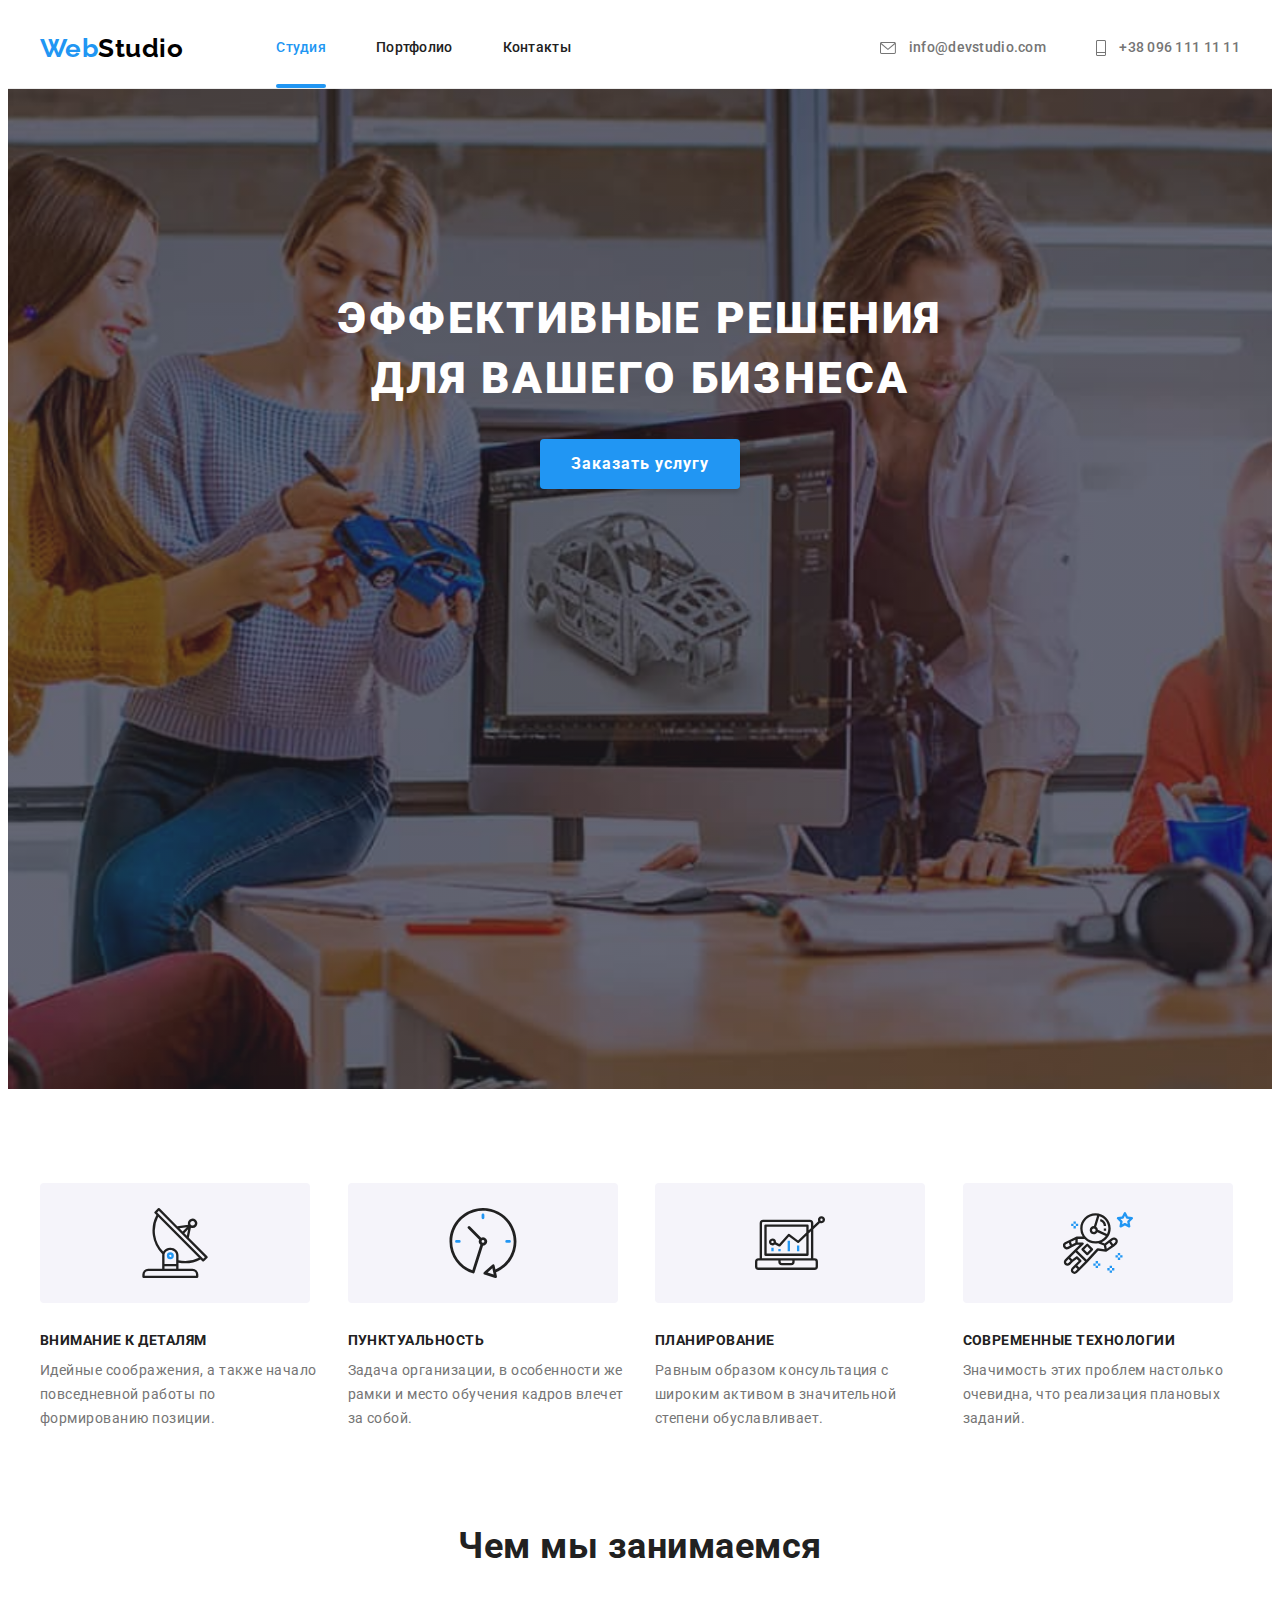
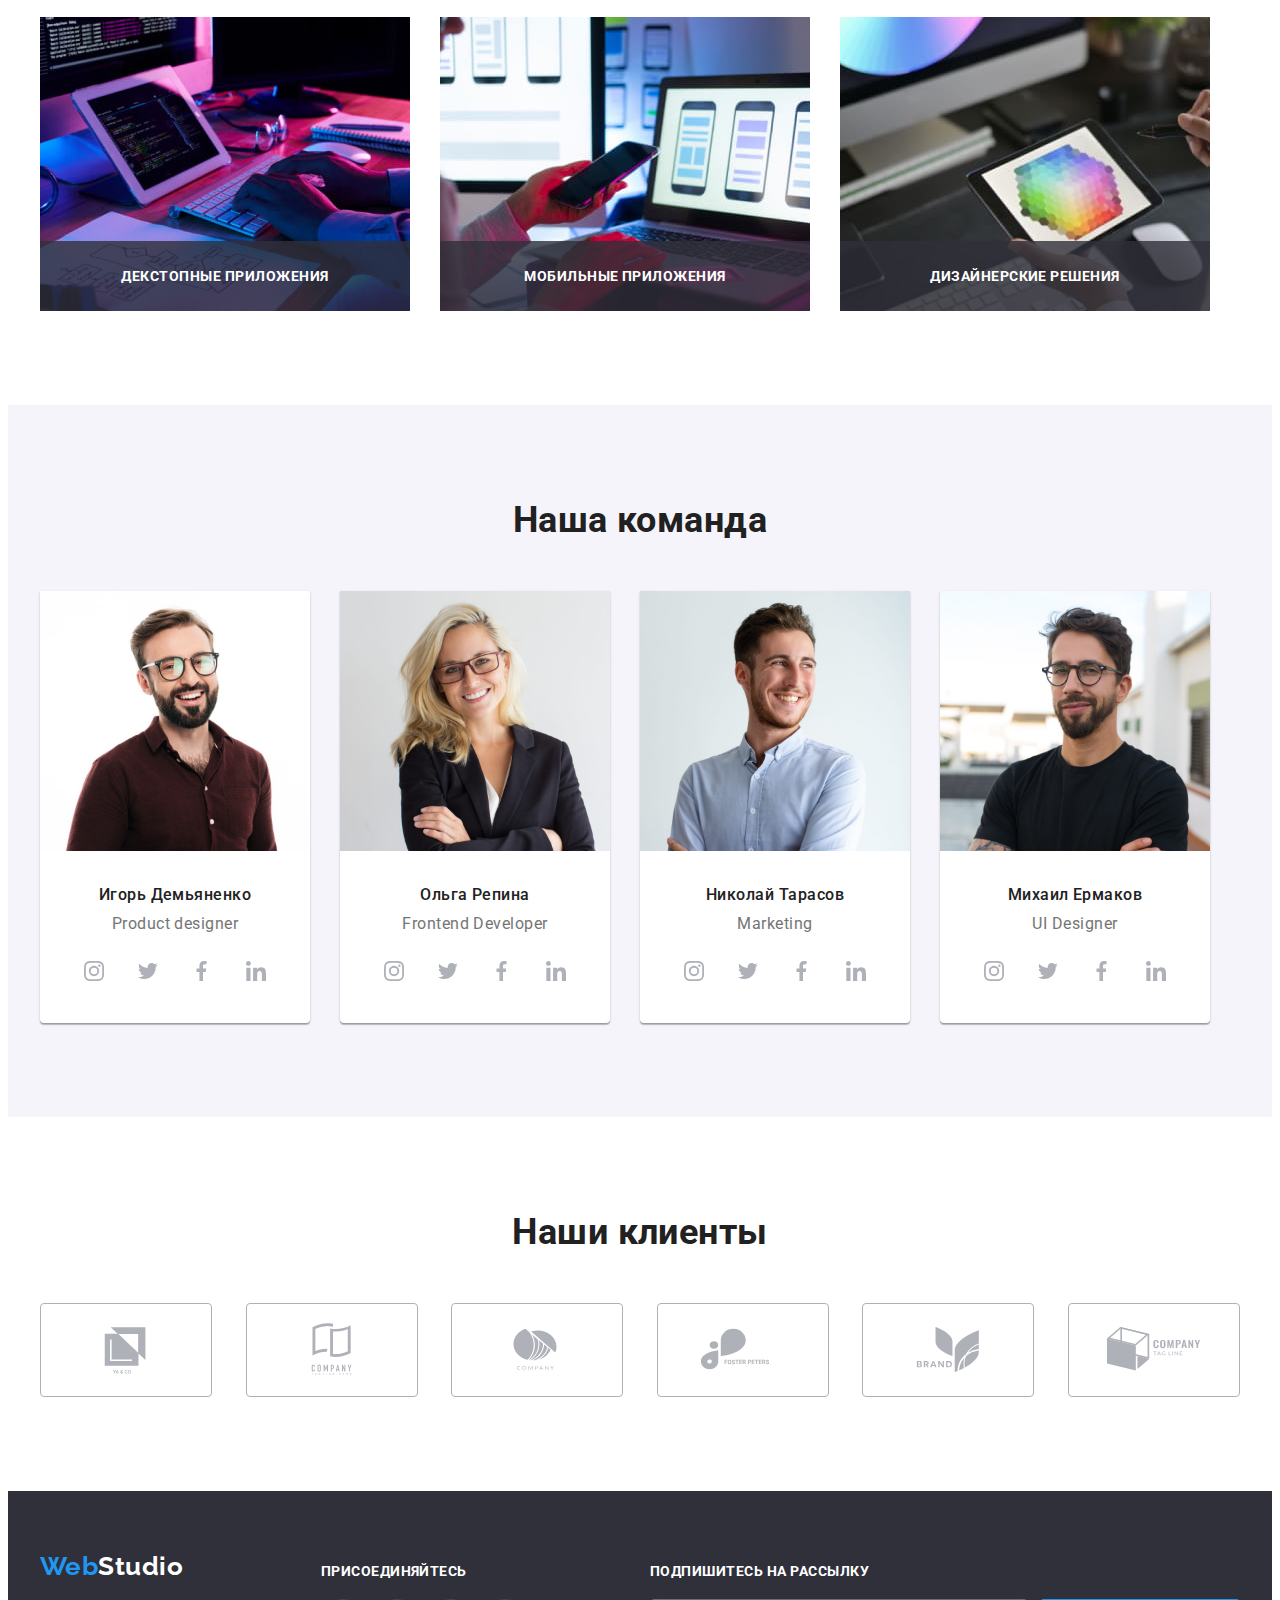
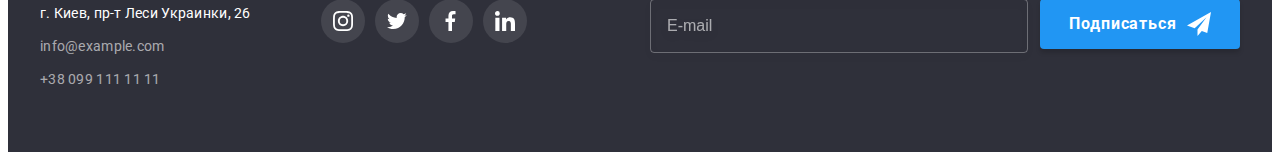
<file: index.html>
<!DOCTYPE html>
<html lang="ru">
  <head>
    <meta charset="UTF-8" />
    <meta http-equiv="X-UA-Compatible" content="IE=edge" />
    <meta name="viewport" content="width=device-width, initial-scale=1.0" />
    <title>WebStudio</title>
    <link rel="preconnect" href="https://fonts.googleapis.com" />
    <link rel="preconnect" href="https://fonts.gstatic.com" crossorigin />
    <link
      href="https://fonts.googleapis.com/css2?family=Raleway:wght@700&family=Roboto:wght@400;500;700;900&display=swap"
      rel="stylesheet"
    />
    <link
      rel="stylesheet"
      href="https://cdnjs.cloudflare.com/ajax/libs/modern-normalize/1.1.0/modern-normalize.min.css"
      integrity="sha512-wpPYUAdjBVSE4KJnH1VR1HeZfpl1ub8YT/NKx4PuQ5NmX2tKuGu6U/JRp5y+Y8XG2tV+wKQpNHVUX03MfMFn9Q=="
      crossorigin="anonymous"
      referrerpolicy="no-referrer"
    />
    <link rel="stylesheet" href="./css/main.min.css" />
  </head>

<!-- УДАЛИТЬ КЛАССЫ .ЛИСТ !!!!!!!!!!-->

  <body>
    <header class="page-header">
      <!-- Главная навигация -->
      <div class="container main-nav">
        <nav class="main-nav">
          <a class="logo" href="./index.html"
            >Web<span class="logo--black">Studio</span></a
          >
          <ul class="main-nav__menu list">
            <li class="main-nav__item">
              <a class="main-nav__link main-nav__link--current" href="./index.html">Студия</a>
            </li>
            <li class="main-nav__item">
              <a class="main-nav__link" href="./portfolio.html">Портфолио</a>
            </li>
            <li class="main-nav__item">
              <a class="main-nav__link" href="">Контакты</a>
            </li>
          </ul>
        </nav>

        <ul class="main-nav__contacts list">
          <li class="main-nav__item">
            <a class="main-nav__link main-nav__link--grey" href="mailto:info@devstudio.com">
              <svg class="main-nav__icon" width="16" height="12">
                <use href="./images/icons.svg#icon-mail"></use>
              </svg>
              info@devstudio.com
            </a>
          </li>
          <li class="main-nav__item">
            <a class="main-nav__link main-nav__link--grey" href="tel:+380961111111">
              <svg class="main-nav__icon" width="10" , height="16">
                <use href="./images/icons.svg#icon-tel"></use>
              </svg>
              +38 096 111 11 11
            </a>
          </li>
        </ul>
      </div>
    </header>

    <main>
      <!-- Герой -->
      <section class="hero">
        <h1 class="hero__title">Эффективные решения для вашего бизнеса</h1>
        <button class="modal__btn" type="button" data-modal-open>
          Заказать услугу
        </button>
        <!-- Модалка -->
        <div class="backdrop backdrop--is-hidden" data-modal>
          <div class="modal">
            <button class="modal__btn-close" type="button" data-modal-close>
              <svg class="modal__icon-close" width="18" height="18">
                <use href="./images/icons.svg#icon-close-black"></use>
              </svg>
            </button>
            <form class="modal__form">
              <h2 class="modal__title">
                Оставьте свои данные, мы вам перезвоним
              </h2>
              <div class="modal__input-box">
                <label class="modal__input-name" for="name">Имя</label>
                <div class="modal__input-wrapper">
                  <input
                    type="text"
                    name="name"
                    id="name"
                    class="modal__input"
                  />
                  <svg class="modal__icon" width="18" height="18">
                    <use href="./images/icons.svg#icon-person-black"></use>
                  </svg>
                </div>
              </div>
              <div class="modal__input-box">
                <label class="modal__input-name" for="tel">Телефон</label>
                <div class="modal__input-wrapper">
                  <input 
                    type="tel" 
                    name="tel" 
                    id="tel" 
                    class="modal__input" 
                  />
                  <svg class="modal__icon" width="18" height="18">
                    <use href="./images/icons.svg#icon-phone-black"></use>
                  </svg>
                </div>
              </div>
              <div class="modal__input-box">
                <label class="modal__input-name" for="email">Почта</label>
                <div class="modal__input-wrapper">
                  <input
                    type="email"
                    name="email"
                    id="email"
                    class="modal__input"
                  />
                  <svg class="modal__icon" width="18" height="18">
                    <use href="./images/icons.svg#icon-email-black"></use>
                  </svg>
                </div>
              </div>
              <div class="modal__input-box">
                <label class="modal__input-name" for="comment">Комментарий</label>
                <textarea
                  name="comment"
                  id="comment"
                  placeholder="Введите текст"
                  class="modal__comment"
                ></textarea>
              </div>
              <label class="modal__agreement">
                <input
                  type="checkbox"
                  name="agreement"
                  value="agree"
                  class="modal__agreement-check"
                />
                <svg class="modal__icon-checkbox" width="16" height="15">
                  <use href="./images/icons.svg#icon-uncheck"></use>
                </svg>
                Соглашаюсь с рассылкой и принимаю &nbsp;<a
                  class="modal__agreement-link"
                  href=""
                  >Условия договора</a
                >
              </label>
              <button class="modal__btn" type="submit">Отправить</button>
            </form>
          </div>
        </div>
      </section>

      <!-- Особенности -->
      <section class="section section--padding-bot">
        <div class="container">
          <h2 class="visually-hidden">особенности</h2>
          <ul class="features list">
            <li class="features__items">
              <div class="features__icons">
                <svg width="70" height="70">
                  <use href="./images/icons.svg#icon-advantages1"></use>
                </svg>
              </div>
              <h3 class="features__title">ВНИМАНИЕ К ДЕТАЛЯМ</h3>
              <p class="features__text">
                Идейные соображения, а также начало повседневной работы по
                формированию позиции.
              </p>
            </li>
            <li class="features__items">
              <div class="features__icons">
                <svg width="70" height="70">
                  <use href="./images/icons.svg#icon-advantages2"></use>
                </svg>
              </div>
              <h3 class="features__title">ПУНКТУАЛЬНОСТЬ</h3>
              <p class="features__text">
                Задача организации, в особенности же рамки и место обучения
                кадров влечет за собой.
              </p>
            </li>
            <li class="features__items">
              <div class="features__icons">
                <svg width="70" height="70">
                  <use href="./images/icons.svg#icon-advantages3"></use>
                </svg>
              </div>
              <h3 class="features__title">ПЛАНИРОВАНИЕ</h3>
              <p class="features__text">
                Равным образом консультация с широким активом в значительной
                степени обуславливает.
              </p>
            </li>
            <li class="features__items">
              <div class="features__icons">
                <svg width="70" height="70">
                  <use href="./images/icons.svg#icon-advantages4"></use>
                </svg>
              </div>
              <h3 class="features__title">СОВРЕМЕННЫЕ ТЕХНОЛОГИИ</h3>
              <p class="features__text">
                Значимость этих проблем настолько очевидна, что реализация
                плановых заданий.
              </p>
            </li>
          </ul>
        </div>
      </section>

      <!-- Чем мы занимаемся -->
      <section class="section">
        <div class="container">
          <h2 class="section__titles">Чем мы занимаемся</h2>
          <ul class="directions list">
            <li class="directions__item">
              <img
                src="./images/box1.jpg"
                alt="Руки печатают на клавиатуре"
                width="370"
              />
              <p class="directions__overlay">Декстопные приложения</p>
            </li>
            <li class="directions__item">
              <img
                src="./images/box2.jpg"
                alt="Человек держит телефон на фоне мониторов"
                width="370"
              />
              <p class="directions__overlay">Мобильные приложения</p>
            </li>
            <li class="directions__item">
              <img
                src="./images/box3.jpg"
                alt="Человек держит планшет"
                width="370"
              />
              <p class="directions__overlay">Дизайнерские решения</p>
            </li>
          </ul>
        </div>
      </section>

      <!-- Наша команда -->
      <section class="section section--grey-background">
        <div class="container">
          <h2 class="section__titles">Наша команда</h2>
          <ul class="team list">
            <li class="team__item">
              <img
                src="./images/team1.jpg"
                alt="Портрет Игоря Демьяненко"
                width="270"
                height="260"
              />
              <h3 class="team__title">Игорь Демьяненко</h3>
              <p class="team__text">Product designer</p>
              <ul class="socials team-socials list">
                <li class="socials__item">
                  <a class="socials__link" href="">
                    <svg width="20" , height="20">
                      <use href="./images/icons.svg#icon-instagram"></use>
                    </svg>
                  </a>
                </li>
                <li class="socials__item">
                  <a class="socials__link" href="">
                    <svg width="20" , height="20">
                      <use href="./images/icons.svg#icon-twitter"></use>
                    </svg>
                  </a>
                </li>
                <li class="socials__item">
                  <a class="socials__link" href="">
                    <svg width="20" , height="20">
                      <use href="./images/icons.svg#icon-fb"></use>
                    </svg>
                  </a>
                </li>
                <li class="socials__item">
                  <a class="socials__link" href="">
                    <svg width="20" , height="20">
                      <use href="./images/icons.svg#icon-linkedin"></use>
                    </svg>
                  </a>
                </li>
              </ul>
            </li>
            <li class="team__item">
              <img
                src="./images/team2.jpg"
                alt="Портрет Ольга Репина"
                width="270"
                height="260"
              />
              <h3 class="team__title">Ольга Репина</h3>
              <p class="team__text">Frontend Developer</p>
              <ul class="socials team-socials list">
                <li class="socials__item">
                  <a class="socials__link" href="">
                    <svg width="20" , height="20">
                      <use href="./images/icons.svg#icon-instagram"></use>
                    </svg>
                  </a>
                </li>
                <li class="socials__item">
                  <a class="socials__link" href="">
                    <svg width="20" , height="20">
                      <use href="./images/icons.svg#icon-twitter"></use>
                    </svg>
                  </a>
                </li>
                <li class="socials__item">
                  <a class="socials__link" href="">
                    <svg width="20" , height="20">
                      <use href="./images/icons.svg#icon-fb"></use>
                    </svg>
                  </a>
                </li>
                <li class="socials__item">
                  <a class="socials__link" href="">
                    <svg width="20" , height="20">
                      <use href="./images/icons.svg#icon-linkedin"></use>
                    </svg>
                  </a>
                </li>
              </ul>
            </li>
            <li class="team__item">
              <img
                src="./images/team3.jpg"
                alt="Портрет Николай Тарасов"
                width="270"
                height="260"
              />
              <h3 class="team__title">Николай Тарасов</h3>
              <p class="team__text">Marketing</p>
              <ul class="socials team-socials list">
                <li class="socials__item">
                  <a class="socials__link" href="">
                    <svg width="20" , height="20">
                      <use href="./images/icons.svg#icon-instagram"></use>
                    </svg>
                  </a>
                </li>
                <li class="socials__item">
                  <a class="socials__link" href="">
                    <svg width="20" , height="20">
                      <use href="./images/icons.svg#icon-twitter"></use>
                    </svg>
                  </a>
                </li>
                <li class="socials__item">
                  <a class="socials__link" href="">
                    <svg width="20" , height="20">
                      <use href="./images/icons.svg#icon-fb"></use>
                    </svg>
                  </a>
                </li>
                <li class="socials__item">
                  <a class="socials__link" href="">
                    <svg width="20" , height="20">
                      <use href="./images/icons.svg#icon-linkedin"></use>
                    </svg>
                  </a>
                </li>
              </ul>
            </li>
            <li class="team__item">
              <img
                src="./images/team4.jpg"
                alt="Портрет Михаил Ермаков"
                width="270"
                height="260"
              />
              <h3 class="team__title">Михаил Ермаков</h3>
              <p class="team__text">UI Designer</p>
              <ul class="socials team-socials list">
                <li class="socials__item">
                  <a class="socials__link" href="">
                    <svg width="20" , height="20">
                      <use href="./images/icons.svg#icon-instagram"></use>
                    </svg>
                  </a>
                </li>
                <li class="socials__item">
                  <a class="socials__link" href="">
                    <svg width="20" , height="20">
                      <use href="./images/icons.svg#icon-twitter"></use>
                    </svg>
                  </a>
                </li>
                <li class="socials__item">
                  <a class="socials__link" href="">
                    <svg width="20" , height="20">
                      <use href="./images/icons.svg#icon-fb"></use>
                    </svg>
                  </a>
                </li>
                <li class="socials__item">
                  <a class="socials__link" href="">
                    <svg width="20" , height="20">
                      <use href="./images/icons.svg#icon-linkedin"></use>
                    </svg>
                  </a>
                </li>
              </ul>
            </li>
          </ul>
        </div>
      </section>

      <!-- Наши клиенты -->
      <section class="section">
        <div class="container">
          <h2 class="section__titles">Наши клиенты</h2>
          <ul class="clients list">
            <li>
              <a href="" class="clients__link">
                <svg class="clients__icon" width="106" , height="60">
                  <use href="./images/icons.svg#icon-client1"></use>
                </svg>
              </a>
            </li>
            <li>
              <a href="" class="clients__link">
                <svg class="clients__icon" width="106" , height="60">
                  <use href="./images/icons.svg#icon-client2"></use>
                </svg>
              </a>
            </li>
            <li>
              <a href="" class="clients__link">
                <svg class="clients__icon" width="106" , height="60">
                  <use href="./images/icons.svg#icon-client3"></use>
                </svg>
              </a>
            </li>
            <li>
              <a href="" class="clients__link">
                <svg class="clients__icon" width="106" , height="60">
                  <use href="./images/icons.svg#icon-client4"></use>
                </svg>
              </a>
            </li>
            <li>
              <a href="" class="clients__link">
                <svg class="clients__icon" width="106" , height="60">
                  <use href="./images/icons.svg#icon-client5"></use>
                </svg>
              </a>
            </li>
            <li>
              <a href="" class="clients__link">
                <svg class="clients__icon" width="106" , height="60">
                  <use href="./images/icons.svg#icon-client6"></use>
                </svg>
              </a>
            </li>
          </ul>
        </div>
      </section>
    </main>

    <footer class="footer">
      <!-- Адресс и контакты -->
      <div class="container footer__container">
        <div class="address">
          <a class="logo footer-logo" href="./index.html"
            >Web<span class="logo--white">Studio</span></a
          >
          <address>
            <ul class="list">
              <li class="address__item">
                <a
                  class="address__contacts address__contacts--white"
                  href="https://goo.gl/maps/XpMCneQjfJUhqdor6"
                  target="_blank"
                  rel="noopener noreferer"
                  >г. Киев, пр-т Леси Украинки, 26</a
                >
              </li>
              <li class="address__item">
                <a class="address__contacts" href="mailto:info@example.com"
                  >info@example.com</a
                >
              </li>
              <li>
                <a class="address__contacts" href="tel:+380991111111"
                  >+38 099 111 11 11</a
                >
              </li>
            </ul>
          </address>
        </div>
        <div class="footer-socials">
          <h2 class="footer-socials__title">Присоединяйтесь</h2>
          <ul class="socials list">
            <li class="socials__item">
              <a class="socials__link socials__link--grey" href="">
                <svg width="20" , height="20">
                  <use href="./images/icons.svg#icon-instagram"></use>
                </svg>
              </a>
            </li>
            <li class="socials__item">
              <a class="socials__link socials__link--grey" href="">
                <svg width="20" , height="20">
                  <use href="./images/icons.svg#icon-twitter"></use>
                </svg>
              </a>
            </li>
            <li class="socials__item">
              <a class="socials__link socials__link--grey" href="">
                <svg width="20" , height="20">
                  <use href="./images/icons.svg#icon-fb"></use>
                </svg>
              </a>
            </li>
            <li class="socials__item">
              <a class="socials__link socials__link--grey" href="">
                <svg width="20" , height="20">
                  <use href="./images/icons.svg#icon-linkedin"></use>
                </svg>
              </a>
            </li>
          </ul>
        </div>
        <form class="subscribe">
          <label for="email" class="footer-socials__title"
            >Подпишитесь на рассылку</label
          >
          <div class="subscribe__box">
            <input class="subscribe__input" type="email" name="email" id="email" placeholder="E-mail" />
            <button class="subscribe__btn" type="submit">Подписаться</button>
          </div>
        </form>
      </div>
    </footer>
    <script src="./js/modal.js"></script>
  </body>
</html>
</file>
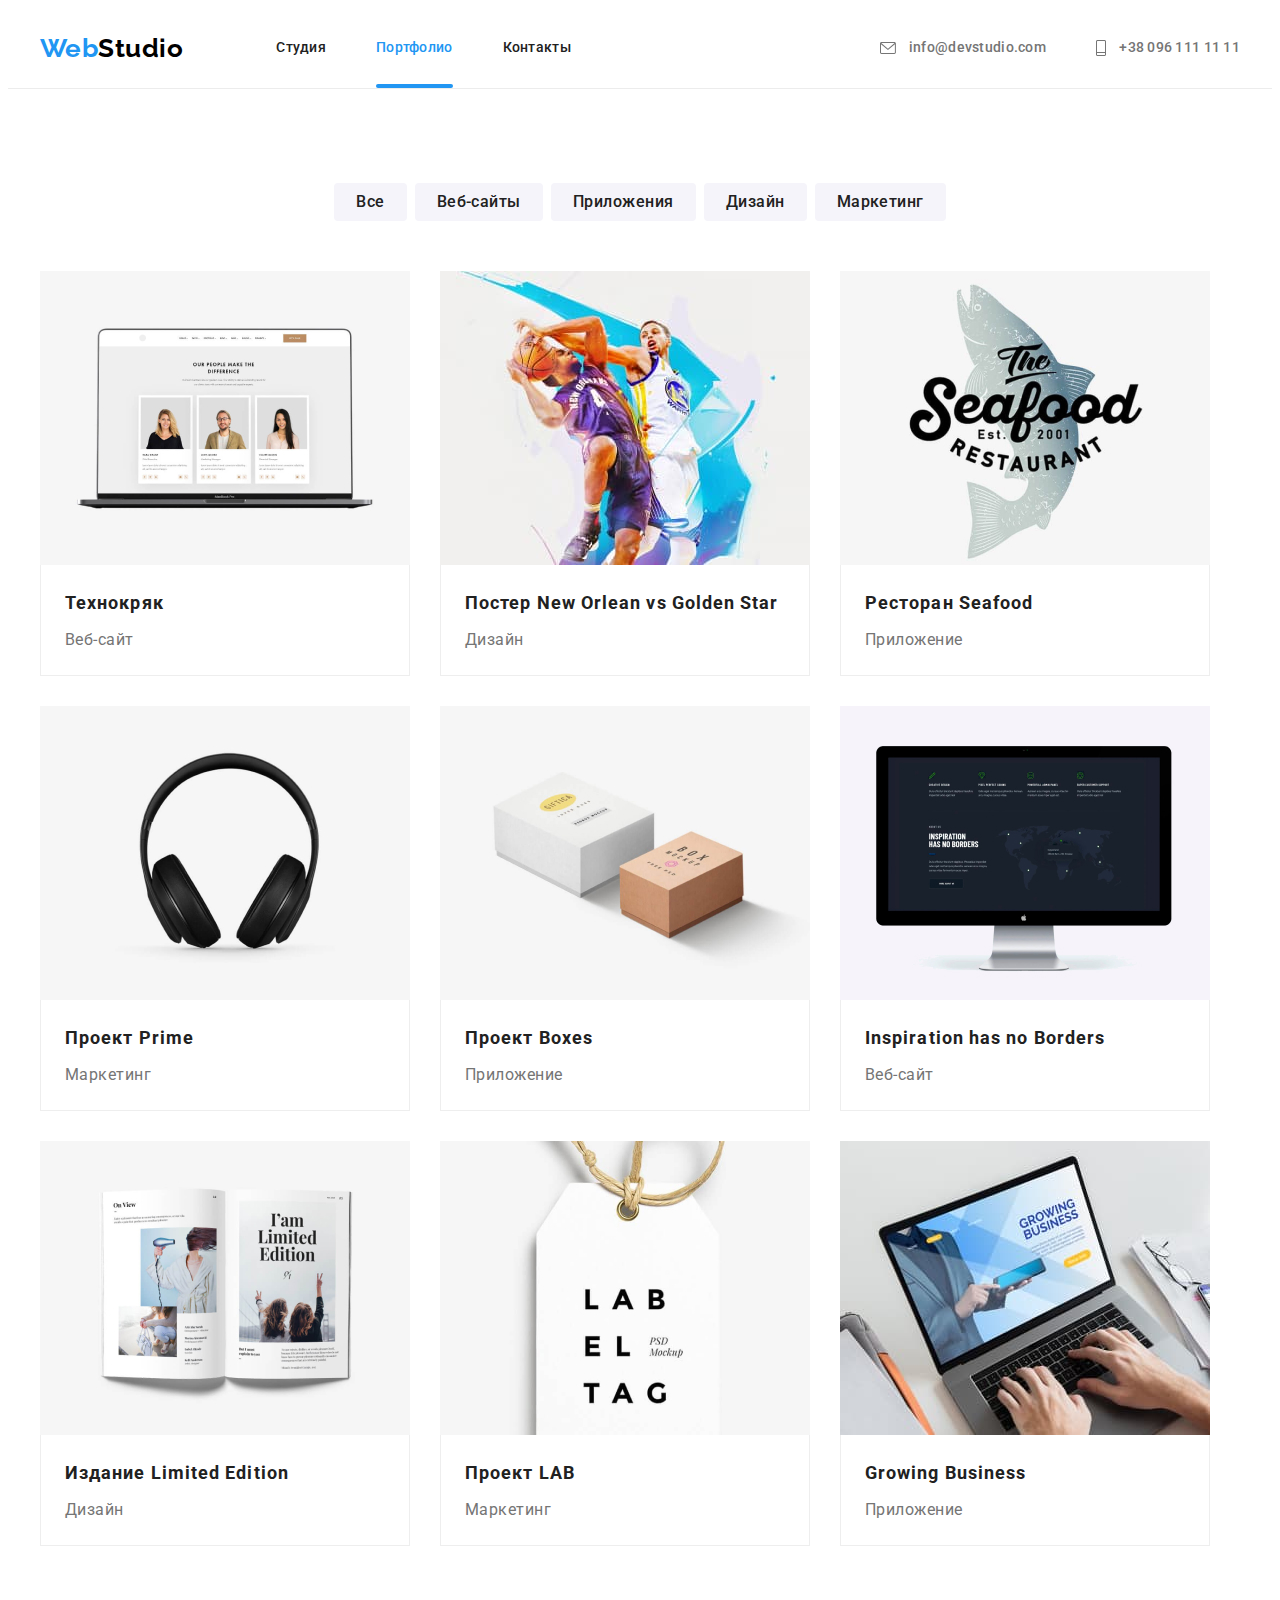
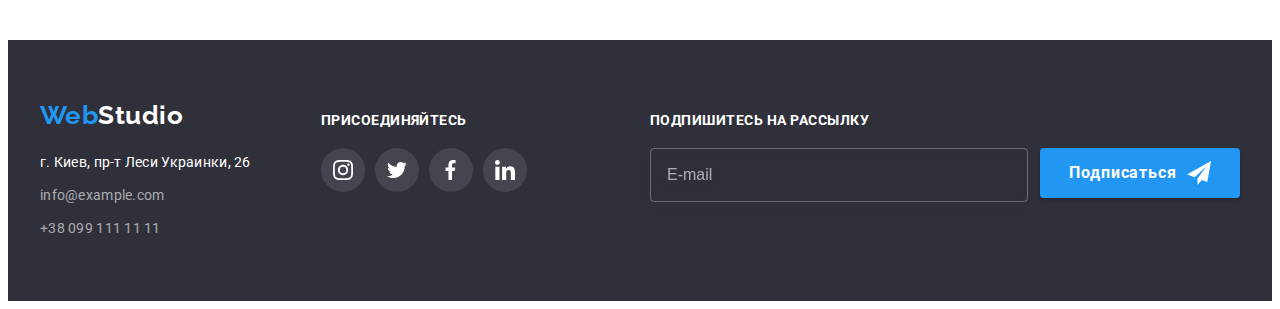
<file: portfolio.html>
<!DOCTYPE html>
<html lang="ru">
  <head>
    <meta charset="UTF-8" />
    <meta http-equiv="X-UA-Compatible" content="IE=edge" />
    <meta name="viewport" content="width=device-width, initial-scale=1.0" />
    <title>Портфолио</title>
    <link rel="preconnect" href="https://fonts.googleapis.com" />
    <link rel="preconnect" href="https://fonts.gstatic.com" crossorigin />
    <link
      href="https://fonts.googleapis.com/css2?family=Raleway:wght@700&family=Roboto:wght@400;500;700;900&display=swap"
      rel="stylesheet"
    />
    <link
      rel="stylesheet"
      href="https://cdnjs.cloudflare.com/ajax/libs/modern-normalize/1.1.0/modern-normalize.min.css"
      integrity="sha512-wpPYUAdjBVSE4KJnH1VR1HeZfpl1ub8YT/NKx4PuQ5NmX2tKuGu6U/JRp5y+Y8XG2tV+wKQpNHVUX03MfMFn9Q=="
      crossorigin="anonymous"
      referrerpolicy="no-referrer"
    />
    <link rel="stylesheet" href="./css/main.min.css" />
  </head>
  <body>
    <header class="page-header">
      <!-- Главная навигация -->
      <div class="container main-nav">
        <nav class="main-nav">
          <a class="logo" href="./index.html"
            >Web<span class="logo--black">Studio</span></a
          >
          <ul class="main-nav__menu list">
            <li class="main-nav__item">
              <a class="main-nav__link" href="./index.html">Студия</a>
            </li>
            <li class="main-nav__item">
              <a
                class="main-nav__link main-nav__link--current"
                href="./portfolio.html"
                >Портфолио</a
              >
            </li>
            <li class="main-nav__item">
              <a class="main-nav__link" href="">Контакты</a>
            </li>
          </ul>
        </nav>
        <ul class="main-nav__contacts list">
          <li class="main-nav__item">
            <a
              class="main-nav__link main-nav__link--grey"
              href="mailto:info@devstudio.com"
            >
              <svg class="main-nav__icon" width="16" height="12">
                <use href="./images/icons.svg#icon-mail"></use>
              </svg>
              info@devstudio.com
            </a>
          </li>
          <li class="main-nav__item">
            <a
              class="main-nav__link main-nav__link--grey"
              href="tel:+380961111111"
            >
              <svg class="main-nav__icon" width="10" , height="16">
                <use href="./images/icons.svg#icon-tel"></use>
              </svg>
              +38 096 111 11 11
            </a>
          </li>
        </ul>
      </div>
    </header>

    <main>
      <!-- Наши проекты -->
      <section class="section">
        <div class="container">
          <h1 class="visually-hidden">Наши проекты</h1>
          <ul class="project-filters list">
            <li class="project-filters__item">
              <button class="project-filters__btn" type="button">Все</button>
            </li>
            <li class="project-filters__item">
              <button class="project-filters__btn" type="button">
                Веб-сайты
              </button>
            </li>
            <li class="project-filters__item">
              <button class="project-filters__btn" type="button">
                Приложения
              </button>
            </li>
            <li class="project-filters__item">
              <button class="project-filters__btn" type="button">Дизайн</button>
            </li>
            <li class="project-filters__item">
              <button class="project-filters__btn" type="button">
                Маркетинг
              </button>
            </li>
          </ul>

          <ul class="projects list">
            <li class="projects__item">
              <div class="overlay">
                <img
                  class="projects__pic"
                  src="./images/example1.jpg"
                  alt="Ноутбук"
                  width="370"
                />
                <p class="overlay__text">
                  Ресурс предлагает комплексные предложения с разным уровнем
                  функционала и сервисов. Все это позволит посетителю получить
                  исчерпывающие сведения о компании или частном лице.
                </p>
              </div>
              <div class="projects__box">
                <h2 class="projects__title">Технокряк</h2>
                <p class="projects__text">Веб-сайт</p>
              </div>
            </li>

            <li class="projects__item">
              <div class="overlay">
                <img
                  class="projects__pic"
                  src="./images/example2.jpg"
                  alt="Постер с двумя баскетболистами"
                  width="370"
                />
                <p class="overlay__text">
                  Ресурс предлагает комплексные предложения с разным уровнем
                  функционала и сервисов. Все это позволит посетителю получить
                  исчерпывающие сведения о компании или частном лице.
                </p>
              </div>
              <div class="projects__box">
                <h2 class="projects__title">
                  Постер New Orlean vs Golden Star
                </h2>
                <p class="projects__text">Дизайн</p>
              </div>
            </li>
            <li class="projects__item">
              <div class="overlay">
                <img
                  class="projects__pic"
                  src="./images/example3.jpg"
                  alt="Логотип ресторана"
                  width="370"
                />
                <p class="overlay__text">
                  Ресурс предлагает комплексные предложения с разным уровнем
                  функционала и сервисов. Все это позволит посетителю получить
                  исчерпывающие сведения о компании или частном лице.
                </p>
              </div>
              <div class="projects__box">
                <h2 class="projects__title">Ресторан Seafood</h2>
                <p class="projects__text">Приложение</p>
              </div>
            </li>
            <li class="projects__item">
              <div class="overlay">
                <img
                  class="projects__pic"
                  src="./images/example4.jpg"
                  alt="Наушники"
                  width="370"
                />
                <p class="overlay__text">
                  Ресурс предлагает комплексные предложения с разным уровнем
                  функционала и сервисов. Все это позволит посетителю получить
                  исчерпывающие сведения о компании или частном лице.
                </p>
              </div>
              <div class="projects__box">
                <h2 class="projects__title">Проект Prime</h2>
                <p class="projects__text">Маркетинг</p>
              </div>
            </li>
            <li class="projects__item">
              <div class="overlay">
                <img
                  class="projects__pic"
                  src="./images/example5.jpg"
                  alt="Две коробки"
                  width="370"
                />
                <p class="overlay__text">
                  Ресурс предлагает комплексные предложения с разным уровнем
                  функционала и сервисов. Все это позволит посетителю получить
                  исчерпывающие сведения о компании или частном лице.
                </p>
              </div>
              <div class="projects__box">
                <h2 class="projects__title">Проект Boxes</h2>
                <p class="projects__text">Приложение</p>
              </div>
            </li>
            <li class="projects__item">
              <div class="overlay">
                <img
                  class="projects__pic"
                  src="./images/example6.jpg"
                  alt="Монитор с изображением"
                  width="370"
                />
                <p class="overlay__text">
                  Ресурс предлагает комплексные предложения с разным уровнем
                  функционала и сервисов. Все это позволит посетителю получить
                  исчерпывающие сведения о компании или частном лице.
                </p>
              </div>
              <div class="projects__box">
                <h2 class="projects__title">Inspiration has no Borders</h2>
                <p class="projects__text">Веб-сайт</p>
              </div>
            </li>
            <li class="projects__item">
              <div class="overlay">
                <img
                  class="projects__pic"
                  src="./images/example7.jpg"
                  alt="Журнал"
                  width="370"
                />
                <p class="overlay__text">
                  Ресурс предлагает комплексные предложения с разным уровнем
                  функционала и сервисов. Все это позволит посетителю получить
                  исчерпывающие сведения о компании или частном лице.
                </p>
              </div>
              <div class="projects__box">
                <h2 class="projects__title">Издание Limited Edition</h2>
                <p class="projects__text">Дизайн</p>
              </div>
            </li>
            <li class="projects__item">
              <div class="overlay">
                <img
                  class="projects__pic"
                  src="./images/example8.jpg"
                  alt="Бирка с названием проекта"
                  width="370"
                />
                <p class="overlay__text">
                  Ресурс предлагает комплексные предложения с разным уровнем
                  функционала и сервисов. Все это позволит посетителю получить
                  исчерпывающие сведения о компании или частном лице.
                </p>
              </div>
              <div class="projects__box">
                <h2 class="projects__title">Проект LAB</h2>
                <p class="projects__text">Маркетинг</p>
              </div>
            </li>
            <li class="projects__item">
              <div class="overlay">
                <img
                  class="projects__pic"
                  src="./images/example9.jpg"
                  alt="Ноутбук с запущенным приложением"
                  width="370"
                />
                <p class="overlay__text">
                  Ресурс предлагает комплексные предложения с разным уровнем
                  функционала и сервисов. Все это позволит посетителю получить
                  исчерпывающие сведения о компании или частном лице.
                </p>
              </div>
              <div class="projects__box">
                <h2 class="projects__title">Growing Business</h2>
                <p class="projects__text">Приложение</p>
              </div>
            </li>
          </ul>
        </div>
      </section>
    </main>

    <footer class="footer">
      <!-- Адресс и контакты -->
      <div class="container footer__container">
        <div class="address">
          <a class="logo footer-logo" href="./index.html">Web<span class="logo--white">Studio</span></a>
          <address>
            <ul class="list">
              <li class="address__item">
                <a class="address__contacts address__contacts--white" href="https://goo.gl/maps/XpMCneQjfJUhqdor6"
                  target="_blank" rel="noopener noreferer">г. Киев, пр-т Леси Украинки, 26</a>
              </li>
              <li class="address__item">
                <a class="address__contacts" href="mailto:info@example.com">info@example.com</a>
              </li>
              <li>
                <a class="address__contacts" href="tel:+380991111111">+38 099 111 11 11</a>
              </li>
            </ul>
          </address>
        </div>
        <div class="footer-socials">
          <h2 class="footer-socials__title">Присоединяйтесь</h2>
          <ul class="socials list">
            <li class="socials__item">
              <a class="socials__link socials__link--grey" href="">
                <svg width="20" , height="20">
                  <use href="./images/icons.svg#icon-instagram"></use>
                </svg>
              </a>
            </li>
            <li class="socials__item">
              <a class="socials__link socials__link--grey" href="">
                <svg width="20" , height="20">
                  <use href="./images/icons.svg#icon-twitter"></use>
                </svg>
              </a>
            </li>
            <li class="socials__item">
              <a class="socials__link socials__link--grey" href="">
                <svg width="20" , height="20">
                  <use href="./images/icons.svg#icon-fb"></use>
                </svg>
              </a>
            </li>
            <li class="socials__item">
              <a class="socials__link socials__link--grey" href="">
                <svg width="20" , height="20">
                  <use href="./images/icons.svg#icon-linkedin"></use>
                </svg>
              </a>
            </li>
          </ul>
        </div>
        <form class="subscribe">
          <label for="email" class="footer-socials__title">Подпишитесь на рассылку</label>
          <div class="subscribe__box">
            <input class="subscribe__input" type="email" name="email" id="email" placeholder="E-mail" />
            <button class="subscribe__btn" type="submit">Подписаться</button>
          </div>
        </form>
      </div>
    </footer>
  </body>
</html>
</file>
<file: css/main.min.css>
h1,h2,h3,h4,h5,h6,p,ul{margin:0;padding:0}a{text-decoration:none}ul{list-style:none}body{font-family:"roboto",sans-serif;color:#212121;letter-spacing:.03em}.visually-hidden{position:absolute;white-space:nowrap;width:1px;height:1px;overflow:hidden;border:0;padding:0;clip:rect(0 0 0 0);clip-path:inset(50%);margin:-1px}.container{width:1200px;margin:0 auto;padding:0 15px}.section{padding-top:94px;padding-bottom:94px}.section--padding-bot{padding-bottom:0}.section--grey-background{background-color:#f5f4fa}.section__titles{margin-bottom:50px;font-weight:700;font-size:36px;line-height:1.17;text-align:center}.subscribe__btn,.modal__btn{display:inline-block;width:200px;height:50px;border-radius:4px;border-width:0;font-family:inherit;font-weight:700;font-size:16px;line-height:1.88;align-items:center;text-align:center;letter-spacing:.06em;color:#fff;background-color:#2196f3;cursor:pointer;box-shadow:0px 4px 4px rgba(0,0,0,.15);transition:background-color 250ms cubic-bezier(0.4, 0, 0.2, 1)}.modal__icon-close,.modal{position:absolute;top:50%;left:50%;transform:translate(-50%, -50%)}.page-header{border-bottom:1px solid #ececec}.logo{font-family:"Raleway";font-weight:700;font-size:26px;line-height:1.19;color:#2196f3}.logo--black{color:#000}.logo--white{color:#fff}.footer-logo{margin-bottom:20px}.main-nav{display:flex;align-items:center}.main-nav__link{display:block;padding-top:32px;padding-bottom:32px;color:#212121;font-size:14px;line-height:1.14;letter-spacing:.02em;font-weight:500;transition:color 250ms cubic-bezier(0.4, 0, 0.2, 1)}.main-nav__link--grey{color:#757575}.main-nav__link--current{position:relative;color:#2196f3}.main-nav__link--current::after{content:"";position:absolute;display:block;width:100%;bottom:0;border-bottom:4px solid #2196f3;border-radius:4px}.main-nav__link:hover,.main-nav__link:focus{color:#2196f3}.main-nav__menu{display:flex;margin-left:93px}.main-nav__item:not(:last-child){margin-right:50px}.main-nav__contacts{display:flex;margin-left:auto}.main-nav__icon{margin-right:10px;vertical-align:middle;fill:currentColor}.hero{height:600px;max-width:1600px;margin:0 auto;padding-top:200px;padding-bottom:200px;text-align:center;background-color:#2f303a;background-image:linear-gradient(rgba(47, 48, 58, 0.4), rgba(47, 48, 58, 0.4)),url(../images/hero.jpg);background-position:center;background-size:cover}.hero__title{width:696px;margin:0 auto 30px;font-weight:900;font-size:44px;line-height:1.36;letter-spacing:.06em;text-transform:uppercase;color:#fff}.modal__btn:hover{background-color:#188ce8}.backdrop{position:fixed;top:0;left:0;width:100%;height:100%;z-index:2;background-color:rgba(0,0,0,.2);transition:opacity 250ms cubic-bezier(0.4, 0, 0.2, 1)}.backdrop--is-hidden{opacity:0;visibility:hidden;pointer-events:none}.backdrop--is-hidden .modal{transform:translate(-50%, -50%) scale(0.8)}.modal{transform:translate(-50%, -50%) scale(1);width:528px;background-color:#fff;box-shadow:0px 1px 3px rgba(0,0,0,.12),0px 1px 1px rgba(0,0,0,.14),0px 2px 1px rgba(0,0,0,.2);border-radius:4px;transition:transform 250ms cubic-bezier(0.4, 0, 0.2, 1)}.modal__btn-close{position:absolute;top:8px;right:8px;width:30px;height:30px;border-radius:50%;border:1px solid rgba(0,0,0,.1);background-color:#fff;cursor:pointer;transition:fill 250ms cubic-bezier(0.4, 0, 0.2, 1)}.modal__btn-close:hover{fill:#2196f3}.modal__form{display:block;padding:40px}.modal__title{font-weight:700;font-size:20px;line-height:1.15;text-align:center;margin-bottom:12px}.modal__input-box{margin-bottom:10px}.modal__input-wrapper{position:relative}.modal__input-name{display:block;text-align:left;font-size:12px;line-height:1.15;letter-spacing:.01em;color:#757575;margin-bottom:4px}.modal__input{width:100%;height:40px;border:1px solid rgba(33,33,33,.2);border-radius:4px;padding:11px 11px 11px 43px;transition:outline 250ms cubic-bezier(0.4, 0, 0.2, 1)}.modal__input:focus{outline:1px solid #2196f3}.modal__comment{border:1px solid rgba(33,33,33,.2);border-radius:4px;padding:12px 16px;width:100%;min-height:120px;resize:none;transition:outline 250ms cubic-bezier(0.4, 0, 0.2, 1)}.modal__comment:focus{outline:1px solid #2196f3}.modal__comment::placeholder{color:rgba(75,75,75,.5);font-size:12px;line-height:14px;letter-spacing:.01em}.modal__icon{position:absolute;top:50%;left:2.6785714286%;transform:translateY(-50%);fill:#212121;transition:fill 250ms cubic-bezier(0.4, 0, 0.2, 1)}.modal__input-box:focus-within .modal__icon{fill:#2196f3}.modal__agreement{display:flex;justify-content:center;align-items:center;font-size:14px;line-height:1.71;color:#757575;margin-bottom:30px}.modal__agreement-link{color:#2196f3}.modal__agreement-check{appearance:none}.modal__agreement-check:checked~.modal__icon-checkbox{fill:#2196f3;background-image:url("../images/icon-checkbox.svg");background-size:contain;background-repeat:no-repeat;background-color:#2196f3;background-origin:border-box;border-radius:2px}.modal__icon-checkbox{display:inline-block;margin-right:7px;transition:background-color 250ms cubic-bezier(0.4, 0, 0.2, 1),fill 250ms cubic-bezier(0.4, 0, 0.2, 1)}.features{display:flex}.features__title{margin-bottom:10px;font-size:14px;line-height:1.14;text-transform:uppercase}.features__text{font-size:14px;line-height:1.71;color:#757575}.features__items{width:calc((100% - 90px)/4)}.features__items:not(:last-child){margin-right:30px}.features__icons{display:flex;justify-content:center;align-items:center;width:270px;height:120px;margin-bottom:30px;border-radius:4px;background-color:#f5f4fa}.directions{display:flex}.directions__item{position:relative;font-size:0}.directions__item:not(:first-child){margin-left:30px}.directions__overlay{display:flex;justify-content:center;align-items:center;position:absolute;bottom:0;height:70px;width:100%;background:rgba(47,48,58,.8);text-transform:uppercase;font-weight:700;font-size:14px;line-height:16px;color:#fff}.team{display:flex;font-size:16px;line-height:1.19;text-align:center}.team__title{margin-top:30px;margin-bottom:10px;font-weight:500;font-size:16px}.team__text{color:#757575}.team__item{padding-bottom:30px;border-radius:0px 0px 4px 4px;box-shadow:0px 1px 3px rgba(0,0,0,.12),0px 1px 1px rgba(0,0,0,.14),0px 2px 1px rgba(0,0,0,.2);background-color:#fff}.team__item:not(:last-child){margin-right:30px}.socials{display:flex;justify-content:center}.team-socials{margin-top:16px}.socials__link{display:inline-flex;justify-content:center;align-items:center;width:44px;height:44px;border-radius:50%;fill:#afb1b8;text-decoration:none;transition:background-color 250ms cubic-bezier(0.4, 0, 0.2, 1),fill 250ms cubic-bezier(0.4, 0, 0.2, 1)}.socials__link:hover,.socials__link:focus{background-color:#2196f3;fill:#fff}.socials__item:not(:last-child){margin-right:10px}.clients{display:flex;justify-content:space-between}.clients__link{display:flex;justify-content:center;align-items:center;width:170px;height:92px;border:1px solid #afb1b8;border-radius:4px;fill:#afb1b8;transition:fill 250ms cubic-bezier(0.4, 0, 0.2, 1)}.clients__link:hover,.clients__link:focus{fill:#2196f3}.footer__container{display:flex}.footer{padding-top:60px;padding-bottom:60px;background-color:#2f303a}.address{display:flex;flex-direction:column}.address__contacts{display:inline-block;color:rgba(255,255,255,.6);font-style:normal;font-size:14px;line-height:1.71;letter-spacing:.02em;text-decoration:none;transition:color 250ms cubic-bezier(0.4, 0, 0.2, 1)}.address__contacts--white{color:#fff}.address__item{margin-bottom:9px}.footer-socials__title{margin-bottom:20px;font-weight:700;font-size:14px;line-height:16px;text-transform:uppercase;color:#fff}.footer-socials{display:flex;flex-direction:column;margin-left:70px;padding-top:12px}.socials__link--grey{fill:#fff;background-color:rgba(255,255,255,.1);transition:fill 250ms cubic-bezier(0.4, 0, 0.2, 1),background-color 250ms cubic-bezier(0.4, 0, 0.2, 1)}.socials__link--grey:hover,.socials__link--grey:focus{background-color:#2196f3;fill:#fff}.subscribe{display:flex;flex-direction:column;margin-left:auto;padding-top:12px}.subscribe__box{display:flex}.subscribe__input{width:358px;height:50px;border:1px solid rgba(255,255,255,.3);filter:drop-shadow(0px 4px 4px rgba(0, 0, 0, 0.15));border-radius:4px;background-color:rgba(33,150,243,0);padding-left:16px;color:#fff}.subscribe__input::placeholder{color:rgba(255,255,255,.6);font-size:16px;line-height:1.25}.subscribe__input:placeholder-shown{color:rgba(255,255,255,.6)}.subscribe__btn{display:flex;justify-content:center;align-items:center;margin-left:12px}.subscribe__btn::after{content:"";display:block;width:24px;height:24px;background-image:url(../images/icon-send.svg);background-repeat:no-repeat;background-size:contain;margin-left:10px}.project-filters{display:flex;justify-content:center;margin-bottom:50px}.project-filters__btn{border:0;padding:6px 22px;border-radius:4px;font-family:inherit;font-weight:500;font-size:16px;line-height:1.62;letter-spacing:.03em;text-align:center;color:#212121;background-color:#f5f4fa;transition:color 250ms cubic-bezier(0.4, 0, 0.2, 1),background-color 250ms cubic-bezier(0.4, 0, 0.2, 1),box-shadow 250ms cubic-bezier(0.4, 0, 0.2, 1)}.project-filters__btn:hover,.project-filters__btn:focus{color:#fff;background-color:#2196f3;cursor:pointer;box-shadow:0px 3px 1px rgba(0,0,0,.1),0px 1px 2px rgba(0,0,0,.08),0px 2px 2px rgba(0,0,0,.12)}.project-filters__item:not(:first-child){margin-left:8px}.projects{display:flex;flex-wrap:wrap}.projects__text{margin-top:4px;color:#757575;font-size:16px;line-height:1.88}.projects__title{font-size:18px;line-height:2;letter-spacing:.06em}.projects__item{transition:box-shadow 250ms cubic-bezier(0.4, 0, 0.2, 1)}.projects__item:not(:nth-child(3n)){margin-right:30px}.projects__item:not(:nth-last-child(-n+3)){margin-bottom:30px}.projects__item:hover{box-shadow:0px 1px 1px rgba(0,0,0,.12),0px 4px 4px rgba(0,0,0,.06),1px 4px 6px rgba(0,0,0,.16);cursor:pointer}.projects__box{border:1px solid #eee;border-top:none;padding:20px 24px}.projects__pic{display:block}.projects__item:hover .overlay__text{transform:translateY(0);opacity:1;overflow:hidden}.overlay{position:relative;overflow:hidden}.overlay__text{display:flex;position:absolute;width:100%;height:100%;bottom:0;transform:translateY(100%);padding:0 24px;align-items:center;font-size:18px;line-height:1.56;color:#fff;opacity:0;background-color:rgba(33,150,243,.9);transition:transform 250ms cubic-bezier(0.4, 0, 0.2, 1)}/*# sourceMappingURL=main.min.css.map */
</file>
